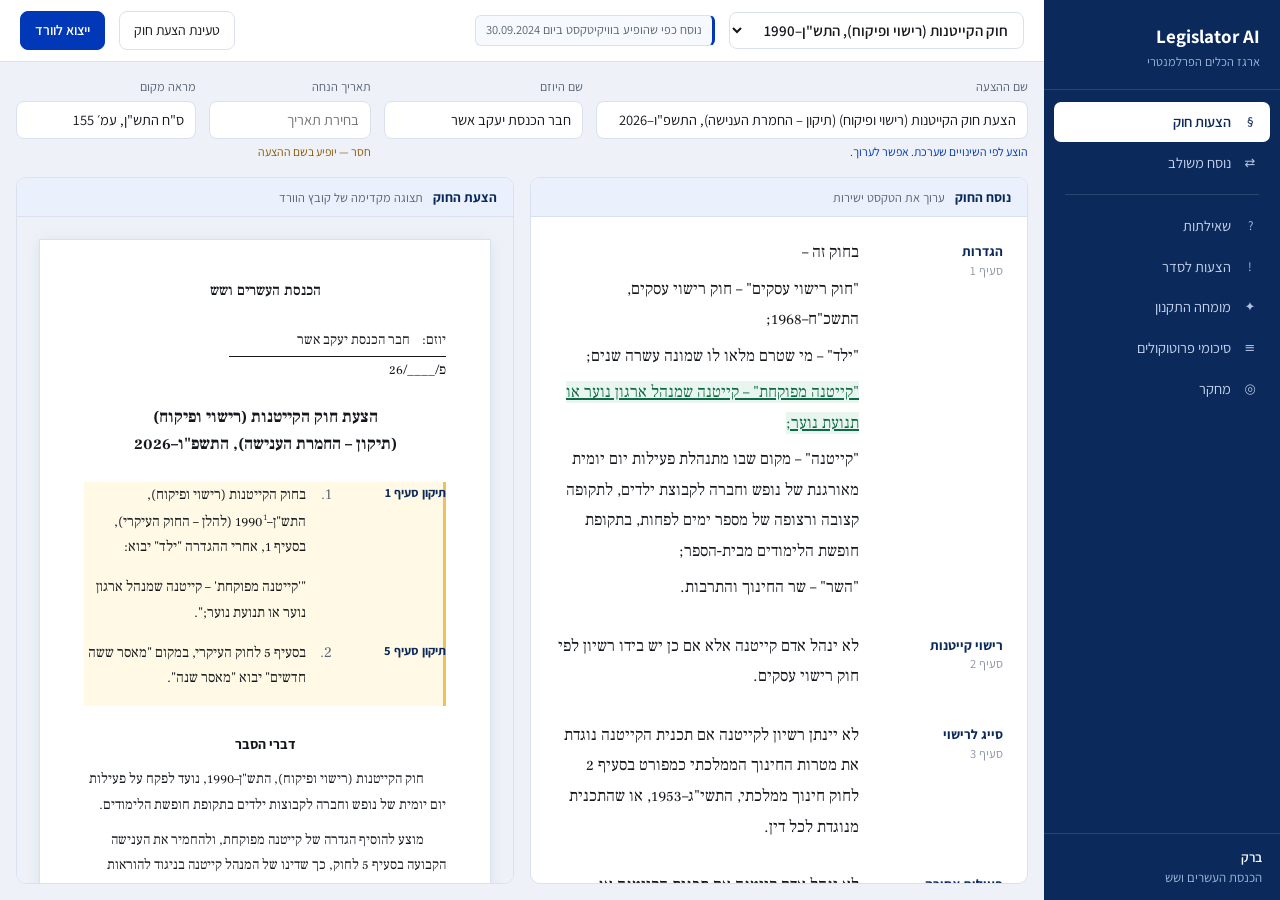
<file: docs/design/legislator-mockup.html>
<!DOCTYPE html>
<html lang="he" dir="rtl">
<head>
<meta charset="utf-8">
<meta name="viewport" content="width=device-width, initial-scale=1">
<title>Legislator AI</title>
<link rel="preconnect" href="https://fonts.googleapis.com">
<link rel="preconnect" href="https://fonts.gstatic.com" crossorigin>
<link href="https://fonts.googleapis.com/css2?family=Frank+Ruhl+Libre:wght@400;500;700&family=Assistant:wght@300;400;600;700&display=swap" rel="stylesheet">
<style>
:root{
  --navy:#0B2A5B; --flag:#0038B8; --flag-deep:#012E9C;
  --tint:#EAF0FC; --tint-2:#F6F9FE;
  --ink:#14171C; --soft:#5A6472; --faint:#8C95A3;
  --rule:#D9E1EF; --shell:#EEF2F8; --page:#FFFFFF;
  --del:#A3242B; --ins:#0E6B45; --warn:#8A5A00;
  --r:10px;
}
*{box-sizing:border-box}
[hidden]{display:none !important}
html,body{height:100%}
body{margin:0;background:var(--shell);color:var(--ink);
 font-family:'Assistant',system-ui,sans-serif;font-size:15px;line-height:1.5;
 display:flex;overflow:hidden}
button{font:inherit;color:inherit;cursor:pointer}

/* ═══ תפריט צד ═══ */
.rail{width:236px;flex:0 0 236px;background:var(--navy);color:#fff;
 display:flex;flex-direction:column;height:100vh}
.brand{padding:22px 20px 18px;border-bottom:1px solid rgba(255,255,255,.13)}
.brand b{display:block;font-size:19px;font-weight:700}
.brand span{display:block;font-size:12.5px;color:#9FB4D8;margin-top:2px}
.nav{padding:12px 10px;flex:1;overflow:auto}
.nav button{display:flex;align-items:center;gap:10px;width:100%;
 padding:9px 11px;margin-bottom:1px;border:0;border-radius:7px;background:none;
 color:#C6D4EC;font-size:14.5px;text-align:start}
.nav button:hover{background:rgba(255,255,255,.08);color:#fff}
.nav button.on{background:#fff;color:var(--navy);font-weight:600}
.nav .ico{width:18px;flex:0 0 18px;text-align:center;opacity:.9;font-size:13px}
.nav-sep{height:1px;background:rgba(255,255,255,.12);margin:11px}
.me{padding:13px 18px;border-top:1px solid rgba(255,255,255,.13);
 font-size:13px;color:#9FB4D8}
.me b{display:block;color:#fff;font-weight:600;font-size:13.5px}

/* ═══ מסגרת ═══ */
.main{flex:1;display:flex;flex-direction:column;height:100vh;min-width:0}
.topbar{background:var(--page);border-bottom:1px solid var(--rule);
 padding:11px 20px;display:flex;align-items:center;gap:14px;flex-wrap:wrap}
.topbar h1{margin:0;font-size:17px;font-weight:700}
.topbar .sub{font-size:13px;color:var(--soft)}
.grow{flex:1}
select,.inp{font:inherit;border:1px solid var(--rule);background:var(--page);
 border-radius:8px;padding:7px 11px;color:var(--ink)}
select{font-weight:600;max-width:420px}
.inp:focus,select:focus{outline:2px solid var(--tint);border-color:var(--flag)}
.btn{border:1px solid var(--rule);background:var(--page);border-radius:8px;
 padding:8px 14px;font-size:14px}
.btn:hover{border-color:#B6C4DC}
.btn-primary{background:var(--flag);border-color:var(--flag);color:#fff;font-weight:600}
.btn-primary:hover{background:var(--flag-deep);border-color:var(--flag-deep)}
.asof{font-size:12.5px;color:var(--soft);background:var(--tint-2);
 border:1px solid var(--rule);border-inline-start:3px solid var(--flag);
 border-radius:6px;padding:5px 10px}

.stage{flex:1;min-height:0;padding:16px;overflow:hidden}
.tab{display:none;height:100%}
.tab.on{display:flex;flex-direction:column;min-height:0}

/* ═══ חלוניות ═══ */
.cols{flex:1;display:grid;gap:16px;min-height:0}
.card{background:var(--page);border:1px solid var(--rule);border-radius:var(--r);
 display:flex;flex-direction:column;min-height:0;min-width:0;overflow:hidden}
.card > header{background:var(--tint);border-bottom:1px solid var(--rule);
 padding:9px 16px;display:flex;align-items:baseline;gap:10px;flex:0 0 auto}
.card > header h2{margin:0;font-size:13.5px;font-weight:700;color:var(--navy)}
.card > header span{font-size:12.5px;color:var(--soft)}
.card > header .grow{flex:1}
.card .body{flex:1;overflow:auto;padding:20px 24px 48px}
.card .foot{border-top:1px solid var(--rule);padding:10px 16px;
 display:flex;gap:10px;align-items:center;background:var(--tint-2);flex:0 0 auto}

/* טופס פרטי ההצעה */
.meta{display:grid;gap:13px;flex:0 0 auto;margin-bottom:16px;
 grid-template-columns:minmax(0,2.4fr) minmax(0,1.1fr) minmax(0,.9fr) minmax(0,1fr)}
.fld label{display:block;font-size:12.5px;color:var(--soft);margin-bottom:4px}
.fld .inp{width:100%;font-size:14.5px}
.fld .hint{font-size:12px;margin-top:4px;color:var(--flag)}
.fld .hint.miss{color:var(--warn)}

/* ═══ נוסח חוק ═══ */
.law{font-family:'Frank Ruhl Libre',serif;font-size:16.5px;line-height:1.85;max-width:64ch}
.sec{display:grid;grid-template-columns:128px 1fr;gap:0 16px;margin-bottom:22px;position:relative}
.sec-title{font-family:'Assistant',sans-serif;font-size:13.5px;font-weight:700;
 color:var(--navy);line-height:1.45;padding-top:5px}
.sec-title i{display:block;font-style:normal;font-weight:400;color:var(--faint);font-size:12.5px}
.sec-body p{margin:0 0 6px}
.sub,.def{display:block;margin-bottom:6px}
.sub .lbl{color:var(--soft)}
.addbtn{position:absolute;inset-inline-start:-28px;top:4px;opacity:0;transition:.12s;
 width:23px;height:23px;border-radius:50%;border:1px solid var(--rule);
 background:var(--page);color:var(--flag);font-size:15px;line-height:1;
 display:flex;align-items:center;justify-content:center}
.sec:hover .addbtn{opacity:1}
del{text-decoration:line-through;text-decoration-thickness:1.5px;color:var(--del);background:#FBEDEE}
ins{text-decoration:underline;text-decoration-thickness:1.5px;color:var(--ins);background:#E9F5EF}

.pop{position:absolute;inset-inline-start:-258px;top:-4px;width:246px;z-index:20;
 background:var(--page);border:1px solid var(--flag);border-radius:9px;
 box-shadow:0 10px 28px rgba(11,42,91,.18);padding:6px;font-family:'Assistant',sans-serif}
.pop h4{margin:5px 9px 6px;font-size:12px;font-weight:600;color:var(--soft)}
.pop button{display:flex;width:100%;gap:7px;align-items:baseline;text-align:start;
 background:none;border:0;border-radius:6px;padding:7px 9px;font-size:14px}
.pop button:hover{background:var(--tint)}
.pop button u{text-decoration:none;color:var(--flag);font-size:12.5px;margin-inline-start:auto}
.pop button.dis{color:#A8B0BD;cursor:default}
.pop button.dis:hover{background:none}
.pop .note{margin:6px 9px 4px;font-size:11.5px;color:var(--faint);line-height:1.4}

/* ═══ גיליון וורד ═══ */
.sheetwrap{background:var(--shell);height:100%;overflow:auto;padding:22px}
.sheet{background:var(--page);max-width:620px;margin:0 auto;
 border:1px solid var(--rule);box-shadow:0 2px 14px rgba(11,42,91,.08);
 padding:40px 44px 44px;font-family:'Frank Ruhl Libre',serif}
.sheet .knesset{text-align:center;font-size:15px;font-weight:500;margin-bottom:24px}
.sheet .init{font-size:14px;line-height:1.9;margin-bottom:20px}
.sheet .init u{display:block;text-decoration:none;border-bottom:1px solid var(--ink);width:60%;margin-top:3px}
.sheet h3.title{text-align:center;font-size:17px;font-weight:700;line-height:1.6;margin:0 0 24px}
.tbl{width:100%;border-collapse:collapse;font-size:14.5px;line-height:1.75}
.tbl td{vertical-align:top;padding:0 0 15px}
.tbl .mg{width:114px;font-family:'Assistant',sans-serif;font-size:12.5px;
 font-weight:700;color:var(--navy);padding-inline-end:12px}
.tbl .no{width:26px;color:var(--soft)}
.tbl sup{font-size:10px;color:var(--flag)}
.fresh{background:#FFF9E6;box-shadow:-3px 0 0 #EFC15E inset}
.sheet h4.hh{font-family:'Assistant',sans-serif;text-align:center;font-size:14px;
 margin:28px 0 12px;font-weight:700}
.hesber{font-size:14px;line-height:1.85;text-indent:1.6em;margin:0 0 9px}
.sheet .foot2{margin-top:28px;font-size:13px;line-height:1.8;color:var(--soft)}
.sheet .fn{margin-top:24px;padding-top:9px;border-top:1px solid var(--rule);
 font-size:12px;color:var(--soft)}

/* ═══ צ'אט ═══ */
.chat{flex:1;overflow:auto;padding:20px 24px;display:flex;flex-direction:column;gap:14px}
.msg{max-width:78%;padding:11px 15px;border-radius:12px;font-size:14.5px;line-height:1.65}
.msg.u{align-self:flex-start;background:var(--flag);color:#fff;border-end-start-radius:3px}
.msg.a{align-self:flex-end;background:var(--tint-2);border:1px solid var(--rule);border-end-end-radius:3px}
.msg.a b{color:var(--navy)}
.composer{border-top:1px solid var(--rule);padding:12px 16px;display:flex;gap:10px;
 background:var(--tint-2);flex:0 0 auto}
.composer .inp{flex:1;font-size:14.5px}
.draft{font-family:'Frank Ruhl Libre',serif;font-size:15px;line-height:1.85;
 background:var(--page);border:1px solid var(--rule);border-radius:8px;padding:16px 18px;margin-top:10px}
.draft .to{font-weight:700;margin-bottom:8px}

/* רשימות צד */
.list{padding:8px}
.item{padding:10px 12px;border-radius:8px;border:1px solid transparent;cursor:pointer}
.item:hover{background:var(--tint-2);border-color:var(--rule)}
.item.on{background:var(--tint);border-color:var(--flag)}
.item b{display:block;font-size:14px;font-weight:600}
.item span{display:block;font-size:12.5px;color:var(--soft);margin-top:2px}
.src{font-size:12.5px;color:var(--soft);background:var(--tint-2);
 border:1px solid var(--rule);border-inline-start:3px solid var(--flag);
 border-radius:6px;padding:8px 11px;margin-top:8px;line-height:1.6}
.src b{color:var(--navy);font-weight:600}

.drop{border:2px dashed var(--rule);border-radius:var(--r);padding:30px;
 text-align:center;color:var(--soft);background:var(--tint-2);margin-bottom:16px}
.drop b{display:block;color:var(--ink);font-size:15px;margin-bottom:4px}

h5.kh{margin:0 0 8px;font-size:13px;font-weight:700;color:var(--navy)}
.tsum{font-size:14.5px;line-height:1.75}
.tsum ul{margin:6px 0 14px;padding-inline-start:20px}
.tsum li{margin-bottom:5px}
.quote{font-family:'Frank Ruhl Libre',serif;border-inline-start:3px solid var(--flag);
 padding-inline-start:12px;margin:10px 0;color:var(--soft);font-size:14.5px}
.stat{display:flex;gap:14px;flex-wrap:wrap;margin-bottom:16px}
.stat div{background:var(--tint-2);border:1px solid var(--rule);border-radius:8px;
 padding:11px 16px;min-width:118px}
.stat b{display:block;font-size:23px;font-weight:700;color:var(--navy);line-height:1.2}
.stat span{font-size:12.5px;color:var(--soft)}

@media(max-width:1150px){.cols{grid-template-columns:1fr !important}}
</style>
</head>
<body>

<nav class="rail">
  <div class="brand"><b>Legislator AI</b><span>ארגז הכלים הפרלמנטרי</span></div>
  <div class="nav">
    <button class="on" data-t="bills"><span class="ico">§</span>הצעות חוק</button>
    <button data-t="merge"><span class="ico">⇄</span>נוסח משולב</button>
    <div class="nav-sep"></div>
    <button data-t="query"><span class="ico">?</span>שאילתות</button>
    <button data-t="agenda"><span class="ico">!</span>הצעות לסדר</button>
    <button data-t="rules"><span class="ico">✦</span>מומחה התקנון</button>
    <button data-t="proto"><span class="ico">≡</span>סיכומי פרוטוקולים</button>
    <button data-t="research"><span class="ico">◎</span>מחקר</button>
  </div>
  <div class="me"><b>ברק</b>הכנסת העשרים ושש</div>
</nav>

<div class="main">

<!-- ══════ הצעות חוק ══════ -->
<div class="topbar" data-bar="bills">
  <select>
    <option>חוק הקייטנות (רישוי ופיקוח), התש"ן–1990</option>
    <option>חוק המאבק בארגוני פשיעה, התשס"ג–2003</option>
  </select>
  <div class="asof">נוסח כפי שהופיע בוויקיטקסט ביום 30.09.2024</div>
  <div class="grow"></div>
  <button class="btn">טעינת הצעת חוק</button>
  <button class="btn btn-primary">ייצוא לוורד</button>
</div>

<!-- ══════ ברי כותרת לשאר ══════ -->
<div class="topbar" data-bar="merge" hidden>
  <h1>נוסח משולב</h1><span class="sub">העלאת הצעת חוק וצפייה בחוק כפי שייראה אם תתקבל</span>
  <div class="grow"></div><button class="btn btn-primary">ייצוא לוורד</button>
</div>
<div class="topbar" data-bar="query" hidden>
  <h1>שאילתות</h1><span class="sub">ניסוח שאילתה לשר לפי הפורמט המקובל</span>
  <div class="grow"></div><button class="btn">שאילתות קודמות</button>
  <button class="btn btn-primary">ייצוא לוורד</button>
</div>
<div class="topbar" data-bar="agenda" hidden>
  <h1>הצעות לסדר</h1><span class="sub">ניסוח הצעה לסדר היום ליושב ראש הכנסת</span>
  <div class="grow"></div><button class="btn btn-primary">העתקה</button>
</div>
<div class="topbar" data-bar="rules" hidden>
  <h1>מומחה התקנון</h1>
  <span class="sub">תשובות מתוך תקנון הכנסת, חוק הכנסת והחלטות ועדת האתיקה בלבד</span>
</div>
<div class="topbar" data-bar="proto" hidden>
  <h1>סיכומי פרוטוקולים</h1><span class="sub">סיכום דיון בודד או סדרת דיונים סביב הצעת חוק</span>
  <div class="grow"></div><button class="btn btn-primary">ייצוא לוורד</button>
</div>
<div class="topbar" data-bar="research" hidden>
  <h1>מחקר</h1><span class="sub">שאלות על נתוני הכנסת — שאילתות, הצעות חוק, הצבעות</span>
</div>

<div class="stage">

<!-- ═══════════ הצעות חוק ═══════════ -->
<div class="tab on" id="bills">
  <div class="meta">
    <div class="fld"><label>שם ההצעה</label>
      <input class="inp" value='הצעת חוק הקייטנות (רישוי ופיקוח) (תיקון – החמרת הענישה), התשפ"ו–2026'>
      <div class="hint">הוצע לפי השינויים שערכת. אפשר לערוך.</div></div>
    <div class="fld"><label>שם היוזם</label><input class="inp" value="חבר הכנסת יעקב אשר"></div>
    <div class="fld"><label>תאריך הנחה</label><input class="inp" placeholder="בחירת תאריך">
      <div class="hint miss">חסר — יופיע בשם ההצעה</div></div>
    <div class="fld"><label>מראה מקום</label><input class="inp" value='ס"ח התש"ן, עמ׳ 155'></div>
  </div>

  <div class="cols" style="grid-template-columns:1fr 1fr">
    <section class="card">
      <header><h2>נוסח החוק</h2><span>ערוך את הטקסט ישירות</span></header>
      <div class="body"><div class="law">

        <div class="sec"><button class="addbtn">+</button>
          <div class="sec-title">הגדרות<i>סעיף 1</i></div>
          <div class="sec-body">
            <p>בחוק זה –</p>
            <span class="def">"חוק רישוי עסקים" – חוק רישוי עסקים, התשכ"ח–1968;</span>
            <span class="def">"ילד" – מי שטרם מלאו לו שמונה עשרה שנים;</span>
            <span class="def"><ins>"קייטנה מפוקחת" – קייטנה שמנהל ארגון נוער או תנועת נוער;</ins></span>
            <span class="def">"קייטנה" – מקום שבו מתנהלת פעילות יום יומית מאורגנת של נופש וחברה לקבוצת ילדים, לתקופה קצובה ורצופה של מספר ימים לפחות, בתקופת חופשת הלימודים מבית‑הספר;</span>
            <span class="def">"השר" – שר החינוך והתרבות.</span>
          </div></div>

        <div class="sec"><button class="addbtn">+</button>
          <div class="sec-title">רישוי קייטנות<i>סעיף 2</i></div>
          <div class="sec-body"><p>לא ינהל אדם קייטנה אלא אם כן יש בידו רשיון לפי חוק רישוי עסקים.</p></div></div>

        <div class="sec"><button class="addbtn">+</button>
          <div class="sec-title">סייג לרישוי<i>סעיף 3</i></div>
          <div class="sec-body"><p>לא יינתן רשיון לקייטנה אם תכנית הקייטנה נוגדת את מטרות החינוך הממלכתי כמפורט בסעיף 2 לחוק חינוך ממלכתי, התשי"ג–1953, או שהתכנית מנוגדת לכל דין.</p></div></div>

        <div class="sec"><button class="addbtn">+</button>
          <div class="sec-title">פעילות אסורה<i>סעיף 4</i></div>
          <div class="sec-body"><p>לא ינהל אדם קייטנה אם תכנית הקייטנה או הפעילות בה נוגדות את העקרונות המפורטים בסעיף 3.</p></div></div>

        <div class="sec"><button class="addbtn">+</button>
          <div class="sec-title">עונשין<i>סעיף 5</i></div>
          <div class="sec-body"><p>המנהל קייטנה בניגוד להוראות סעיפים 2 או 4, דינו – מאסר <del>ששה חדשים</del><ins>שנה</ins>.</p></div></div>

        <div class="sec"><button class="addbtn">+</button>
          <div class="sec-title">ביצוע ותקנות<i>סעיף 6</i></div>
          <div class="sec-body">
            <div class="pop">
              <h4>הוספה אחרי סעיף קטן (א)</h4>
              <button>סעיף ראשי <u>יהיה 6א</u></button>
              <button>סעיף קטן <u>יהיה (א1)</u></button>
              <button>פסקה <u>תהיה (1)</u></button>
              <button class="dis">פסקת משנה</button>
              <div class="note">פסקת משנה תיפתח אחרי שתתווסף פסקה.</div>
            </div>
            <span class="sub"><span class="lbl">(א)</span> השר ממונה על ביצוע חוק זה והוא רשאי להתקין תקנות לענין קייטנות, לרבות בענייני בטיחות ובטחון, פעילות חינוכית והדרכה ופיקוח פדגוגי.</span>
            <span class="sub"><span class="lbl">(ב)</span> אדם שלא קיים תנאי מתנאי הרשיון או לא קיים הוראות תקנה לפי סעיף קטן (א), רואים אותו כמי שלא קיים תנאי מתנאי רשיון שניתן לפי חוק רישוי עסקים והוראות חוק רישוי עסקים יחולו לגביו.</span>
          </div></div>

        <div class="sec"><button class="addbtn">+</button>
          <div class="sec-title">סייג לתחולה<i>סעיף 8</i></div>
          <div class="sec-body"><p>חוק זה לא יחול על מי שהיה בידו רשיון לקייטנה לפי חוק רישוי עסקים שהיה בר תוקף ערב תחילתו של חוק זה.</p></div></div>

      </div></div>
    </section>

    <section class="card">
      <header><h2>הצעת החוק</h2><span>תצוגה מקדימה של קובץ הוורד</span></header>
      <div class="sheetwrap">
        <div class="sheet">
          <div class="knesset">הכנסת העשרים ושש</div>
          <div class="init">יוזם:&nbsp;&nbsp;&nbsp;&nbsp;חבר הכנסת יעקב אשר<u></u>פ/____/26</div>
          <h3 class="title">הצעת חוק הקייטנות (רישוי ופיקוח)<br>(תיקון – החמרת הענישה), התשפ"ו–2026</h3>
          <table class="tbl">
            <tr class="fresh"><td class="mg">תיקון סעיף 1</td><td class="no">1.</td>
              <td>בחוק הקייטנות (רישוי ופיקוח), התש"ן–1990<sup>1</sup> (להלן – החוק העיקרי), בסעיף 1, אחרי ההגדרה "ילד" יבוא:</td></tr>
            <tr class="fresh"><td class="mg"></td><td class="no"></td>
              <td>"'קייטנה מפוקחת' – קייטנה שמנהל ארגון נוער או תנועת נוער;".</td></tr>
            <tr class="fresh"><td class="mg">תיקון סעיף 5</td><td class="no">2.</td>
              <td>בסעיף 5 לחוק העיקרי, במקום "מאסר ששה חדשים" יבוא "מאסר שנה".</td></tr>
          </table>
          <h4 class="hh">דברי הסבר</h4>
          <p class="hesber">חוק הקייטנות (רישוי ופיקוח), התש"ן–1990, נועד לפקח על פעילות יום יומית של נופש וחברה לקבוצות ילדים בתקופת חופשת הלימודים.</p>
          <p class="hesber">מוצע להוסיף הגדרה של קייטנה מפוקחת, ולהחמיר את הענישה הקבועה בסעיף 5 לחוק, כך שדינו של המנהל קייטנה בניגוד להוראות החוק יהיה מאסר שנה.</p>
          <div class="foot2">‑‑‑‑‑‑‑‑‑‑‑‑‑‑‑‑‑‑‑‑‑‑‑‑‑‑‑‑<br>הוגשה ליו"ר הכנסת והסגנים<br>והונחה על שולחן הכנסת ביום</div>
          <div class="fn">1 ס"ח התש"ן, עמ׳ 155.</div>
        </div>
      </div>
    </section>
  </div>
</div>

<!-- ═══════════ נוסח משולב ═══════════ -->
<div class="tab" id="merge">
  <div class="cols" style="grid-template-columns:1.35fr 1fr">
    <section class="card">
      <header><h2>החוק לאחר קבלת ההצעה</h2><span>חוק הקייטנות (רישוי ופיקוח), התש"ן–1990</span></header>
      <div class="body"><div class="law">
        <div class="sec"><div class="sec-title">הגדרות<i>סעיף 1</i></div>
          <div class="sec-body">
            <p>בחוק זה –</p>
            <span class="def">"חוק רישוי עסקים" – חוק רישוי עסקים, התשכ"ח–1968;</span>
            <span class="def">"ילד" – מי שטרם מלאו לו שמונה עשרה שנים;</span>
            <span class="def"><ins>"קייטנה מפוקחת" – קייטנה שמנהל ארגון נוער או תנועת נוער;</ins></span>
            <span class="def">"קייטנה" – מקום שבו מתנהלת פעילות יום יומית מאורגנת של נופש וחברה לקבוצת ילדים…</span>
          </div></div>
        <div class="sec"><div class="sec-title">רישוי קייטנות<i>סעיף 2</i></div>
          <div class="sec-body"><p>לא ינהל אדם קייטנה <ins>שאינה קייטנה מפוקחת</ins> אלא אם כן יש בידו רשיון לפי חוק רישוי עסקים.</p></div></div>
        <div class="sec"><div class="sec-title">עונשין<i>סעיף 5</i></div>
          <div class="sec-body"><p>המנהל קייטנה בניגוד להוראות סעיפים 2 או 4, דינו – מאסר <del>ששה חדשים</del><ins>שנה</ins>.</p></div></div>
      </div></div>
    </section>

    <section class="card">
      <header><h2>מה ההצעה משנה</h2><span>תקציר אוטומטי</span></header>
      <div class="body">
        <div class="drop"><b>הצעת החוק נטענה</b>p_6158_25.docx · 2 עמודים</div>
        <div class="tsum">
          <h5 class="kh">שלושה שינויים</h5>
          <ul>
            <li>נוספה הגדרה של <b>קייטנה מפוקחת</b> — קייטנה שמנהל ארגון נוער או תנועת נוער.</li>
            <li>חובת הרישוי בסעיף 2 <b>לא תחול</b> על קייטנה מפוקחת.</li>
            <li>העונש בסעיף 5 מוחמר מששה חודשי מאסר <b>לשנה</b>.</li>
          </ul>
          <h5 class="kh">המשמעות</h5>
          <p>ההצעה מוציאה קייטנות של תנועות נוער מחובת רישוי עסקים, ובמקביל מחמירה את הענישה על מי שמנהל קייטנה החייבת ברישוי בלא רשיון.</p>
          <h5 class="kh">חוקים נוספים שנוגעים בדבר</h5>
          <div class="src"><b>חוק רישוי עסקים, התשכ"ח–1968</b><br>מנגנון הרישוי שההצעה מפנה אליו. לא מתוקן בהצעה.</div>
          <div class="src"><b>חוק יסודות התקציב, התשמ"ה–1985</b><br>מקור המבחנים לתמיכה שההגדרה החדשה נסמכת עליהם.</div>
        </div>
      </div>
    </section>
  </div>
</div>

<!-- ═══════════ שאילתות ═══════════ -->
<div class="tab" id="query">
  <div class="cols" style="grid-template-columns:1.4fr 1fr">
    <section class="card">
      <header><h2>ניסוח השאילתה</h2></header>
      <div class="chat">
        <div class="msg u">אני רוצה להגיש שאילתה לשר החינוך על מספר הקייטנות שפעלו בלי רישיון בקיץ האחרון, וכמה קנסות הוטלו.</div>
        <div class="msg a">ניסחתי טיוטה לפי הפורמט המקובל. שאילתה רגילה או דחופה?
          <div class="draft">
            <div class="to">שאילתה רגילה לשר החינוך</div>
            בשנים האחרונות עולות טענות בדבר פעילותן של קייטנות ללא רישיון כדין, ובכלל זה קייטנות שפעלו ללא פיקוח על תנאי הבטיחות והתברואה.<br><br>
            לפיכך אבקש לשאול:<br>
            1. כמה קייטנות פעלו ללא רישיון בקיץ התשפ"ה, לפי מחוז?<br>
            2. כמה דוחות הוצאו וכמה קנסות הוטלו בגין הפעלה ללא רישיון?<br>
            3. מהם הצעדים שנוקט המשרד למניעת הישנות התופעה?
          </div>
        </div>
      </div>
      <div class="composer">
        <input class="inp" placeholder="הוסף שאלה, שנה ניסוח, או בקש לקצר">
        <button class="btn btn-primary">שליחה</button>
      </div>
    </section>

    <section class="card">
      <header><h2>שאילתות קודמות בנושא</h2><span>ממאגר הכנסת</span></header>
      <div class="body">
        <div class="src"><b>שאילתה 2114/25 · ח"כ מיכל וולדיגר</b><br>
          רישוי קייטנות בחופשת הקיץ — הוגשה 14.07.2025, נענתה 03.09.2025.</div>
        <div class="src"><b>שאילתה 1877/25 · ח"כ יוראי להב הרצנו</b><br>
          פיקוח על תנאי בטיחות בקייטנות — הוגשה 22.05.2025, טרם נענתה.</div>
        <div class="src"><b>שאילתה 908/24 · ח"כ שרן השכל</b><br>
          אכיפה נגד מפעילי קייטנות ללא רישיון — נענתה 11.12.2024.</div>
        <p style="font-size:13px;color:var(--soft);margin-top:14px">
          שתיים מהשאילתות עוסקות באכיפה. כדאי לחדד את השאלה כדי שלא תיחשב חוזרת.</p>
      </div>
    </section>
  </div>
</div>

<!-- ═══════════ הצעות לסדר ═══════════ -->
<div class="tab" id="agenda">
  <div class="cols" style="grid-template-columns:1fr">
    <section class="card" style="max-width:880px;margin:0 auto;width:100%">
      <header><h2>ניסוח הצעה לסדר</h2><span>נושא, נימוק, ובקשה לדיון</span></header>
      <div class="chat">
        <div class="msg u">רוצה להציע לסדר על המחסור במקומות בקייטנות לילדים עם צרכים מיוחדים.</div>
        <div class="msg a">הנה נוסח מוצע. אפשר לקצר או להוסיף נתונים.
          <div class="draft">
            <div class="to">הצעה לסדר היום</div>
            <b>הנושא:</b> המחסור במסגרות קיץ לילדים עם צרכים מיוחדים<br><br>
            בקיץ האחרון נותרו אלפי ילדים עם צרכים מיוחדים ללא מסגרת קיץ מותאמת, בשל מחסור בכוח אדם מקצועי ובתקציב ייעודי. הורים נאלצו להיעדר מעבודתם לתקופות ממושכות.<br><br>
            אבקש לקיים דיון בהיערכות משרד החינוך לקיץ הקרוב, ובהקצאת התקציב הדרוש להפעלת מסגרות מותאמות.
          </div>
        </div>
      </div>
      <div class="composer">
        <input class="inp" placeholder="בקש שינוי בניסוח">
        <button class="btn btn-primary">שליחה</button>
      </div>
    </section>
  </div>
</div>

<!-- ═══════════ מומחה התקנון ═══════════ -->
<div class="tab" id="rules">
  <div class="cols" style="grid-template-columns:1.4fr 1fr">
    <section class="card">
      <header><h2>שאלה על התקנון</h2></header>
      <div class="chat">
        <div class="msg u">הצעת חוק שלי נפלה בקריאה טרומית. מתי אפשר להגיש אותה שוב?</div>
        <div class="msg a">הצעת חוק שהמליאה דחתה בקריאה טרומית לא ניתן להגיש מחדש באותו נוסח לפני שחלפו <b>שישה חודשים</b> מיום הדחייה.<br><br>
          אם תכניס שינוי מהותי בנוסח, ההצעה נחשבת חדשה ואפשר להגישה מיד — אבל ההכרעה אם השינוי מהותי נתונה ליושב ראש הכנסת.</div>
        <div class="msg u">ומה אם ח"כ אחר יגיש אותה?</div>
        <div class="msg a">אותה מגבלה חלה על ההצעה ולא על המגיש, ולכן גם ח"כ אחר לא יוכל להניח נוסח זהה לפני תום שישה חודשים.</div>
      </div>
      <div class="composer">
        <input class="inp" placeholder="שאל על נוהל, מועד, או סמכות">
        <button class="btn btn-primary">שליחה</button>
      </div>
    </section>

    <section class="card">
      <header><h2>המקורות לתשובה</h2><span>תקנון הכנסת בלבד</span></header>
      <div class="body">
        <div class="src"><b>תקנון הכנסת, סעיף 75(ה)</b><br>
          הצעת חוק שנדחתה בקריאה טרומית — סייג להנחה חוזרת ותקופת ההמתנה.</div>
        <div class="src"><b>תקנון הכנסת, סעיף 75(ו)</b><br>
          סמכות יושב ראש הכנסת לקבוע אם נוסח מהווה הצעה חדשה.</div>
        <div class="src"><b>חוק הכנסת, סעיף 3</b><br>
          סדרי עבודת הכנסת והסמכות לקבוע אותם בתקנון.</div>
        <p style="font-size:13px;color:var(--soft);margin-top:14px">
          התשובות נשענות על התקנון, חוק הכנסת והחלטות ועדת האתיקה. אין כאן ייעוץ משפטי.</p>
      </div>
    </section>
  </div>
</div>

<!-- ═══════════ פרוטוקולים ═══════════ -->
<div class="tab" id="proto">
  <div class="cols" style="grid-template-columns:280px 1fr">
    <section class="card">
      <header><h2>בחירת דיונים</h2></header>
      <div class="list">
        <div class="item on"><b>ועדת החינוך</b><span>4 דיונים · הצעת חוק הקייטנות</span></div>
        <div class="item"><b>ועדת החינוך</b><span>21.05.2025 · רישוי קייטנות</span></div>
        <div class="item"><b>ועדת הפנים</b><span>09.03.2025 · רישוי עסקים</span></div>
        <div class="item"><b>מליאה</b><span>12.02.2025 · קריאה טרומית</span></div>
      </div>
    </section>

    <section class="card">
      <header><h2>ארבעה דיונים בהצעת חוק הקייטנות</h2><span>פברואר–יולי 2025</span></header>
      <div class="body">
        <div class="stat">
          <div><b>4</b><span>דיונים</span></div>
          <div><b>11</b><span>חברי כנסת</span></div>
          <div><b>6</b><span>גורמי חוץ</span></div>
          <div><b>9ש׳</b><span>סך הדיונים</span></div>
        </div>
        <div class="tsum">
          <h5 class="kh">מה עלה בדיונים</h5>
          <ul>
            <li>משרד החינוך תמך בעקרון הפטור לתנועות נוער, והתנגד להרחבתו לגופים מסחריים.</li>
            <li>משרד הפנים ביקש שהפטור לא יחול על קייטנות עם לינה.</li>
            <li>מרכז השלטון המקומי העלה חשש לפיקוח תברואתי בקייטנות פטורות.</li>
            <li>הוועדה ביקשה נתונים על מספר הקייטנות שייכללו בפטור — טרם התקבלו.</li>
          </ul>
          <h5 class="kh">מה נותר פתוח</h5>
          <ul>
            <li>הגדרת "ארגון נוער" — האם נסמכת על מבחני התמיכה בלבד.</li>
            <li>תחולה על קייטנות עם לינה.</li>
            <li>מנגנון פיקוח חלופי לקייטנות פטורות.</li>
          </ul>
          <div class="quote">"הפטור הזה נועד לתנועות הנוער, ואם ניתן לו לזלוג לגופים מסחריים נמצא את עצמנו בלי פיקוח על אלפי ילדים."<br>
            <span style="font-family:'Assistant';font-size:12.5px">— יו"ר הוועדה, דיון 21.05.2025</span></div>
        </div>
      </div>
    </section>
  </div>
</div>

<!-- ═══════════ מחקר ═══════════ -->
<div class="tab" id="research">
  <div class="cols" style="grid-template-columns:1fr">
    <section class="card" style="max-width:940px;margin:0 auto;width:100%">
      <header><h2>שאלה על נתוני הכנסת</h2></header>
      <div class="chat">
        <div class="msg u">כמה הצעות חוק בנושא רישוי קייטנות הוגשו בחמש השנים האחרונות, ומה עלה בגורלן?</div>
        <div class="msg a">
          <b>שבע הצעות, בארבע כנסות.</b> אחת התקבלה, שתיים נדחו בטרומית, ארבע הוסרו מסדר היום או נפלו עם פיזור הכנסת.
          <div class="stat" style="margin:12px 0 4px">
            <div><b>7</b><span>הצעות</span></div>
            <div><b>1</b><span>התקבלה</span></div>
            <div><b>2</b><span>נדחו</span></div>
            <div><b>4</b><span>לא הושלמו</span></div>
          </div>
          שתיים מהן זהות בעיקרן להצעה שאתה מנסח — פ/4102/24 ופ/1877/25. אם תניח נוסח דומה, חובה לציין אותן בדברי ההסבר.
        </div>
      </div>
      <div class="composer">
        <input class="inp" placeholder="שאל על הצעות חוק, שאילתות, הצבעות או דיונים">
        <button class="btn btn-primary">שליחה</button>
      </div>
    </section>
  </div>
</div>

</div></div>

<script>
document.querySelectorAll('.nav button').forEach(b=>{
  b.onclick=()=>{
    document.querySelectorAll('.nav button').forEach(x=>x.classList.remove('on'));
    b.classList.add('on');
    const t=b.dataset.t;
    document.querySelectorAll('.tab').forEach(x=>x.classList.toggle('on',x.id===t));
    document.querySelectorAll('[data-bar]').forEach(x=>x.hidden=(x.dataset.bar!==t));
  };
});
</script>
</body>
</html>
</file>
